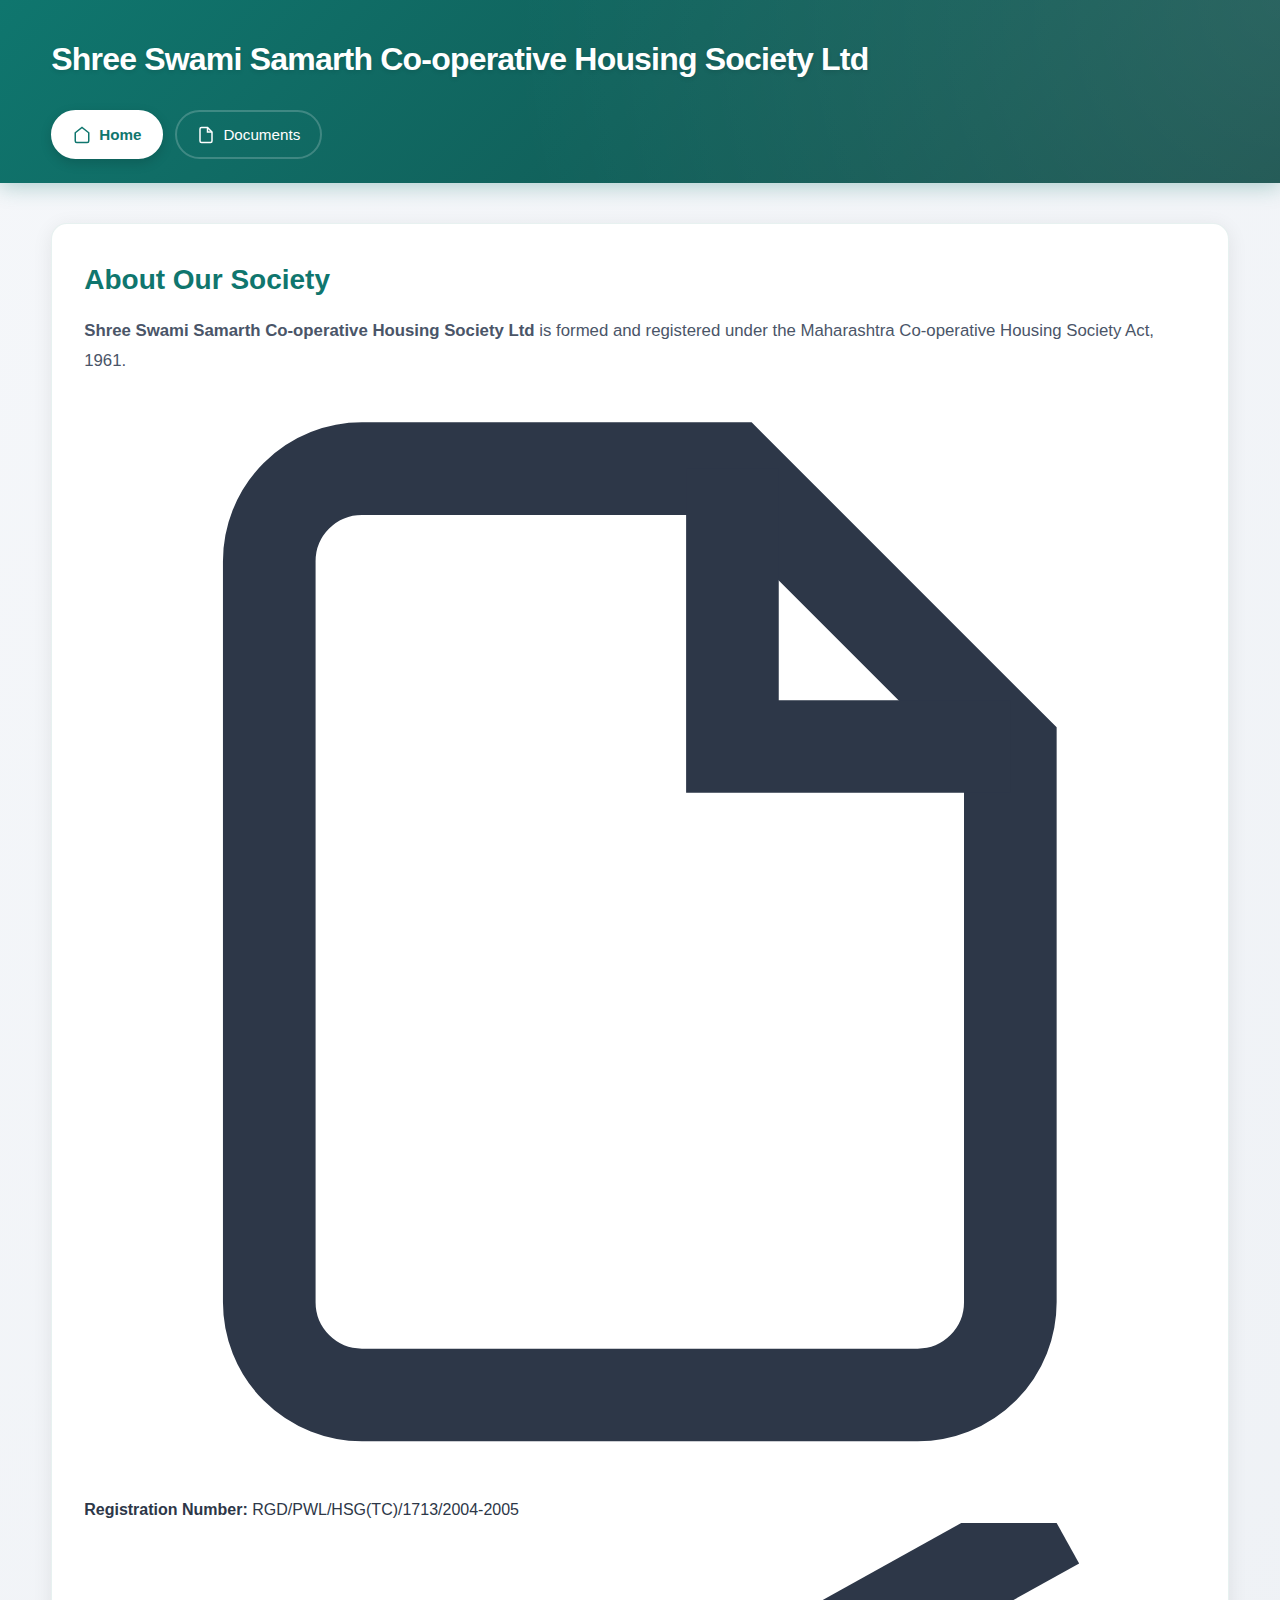
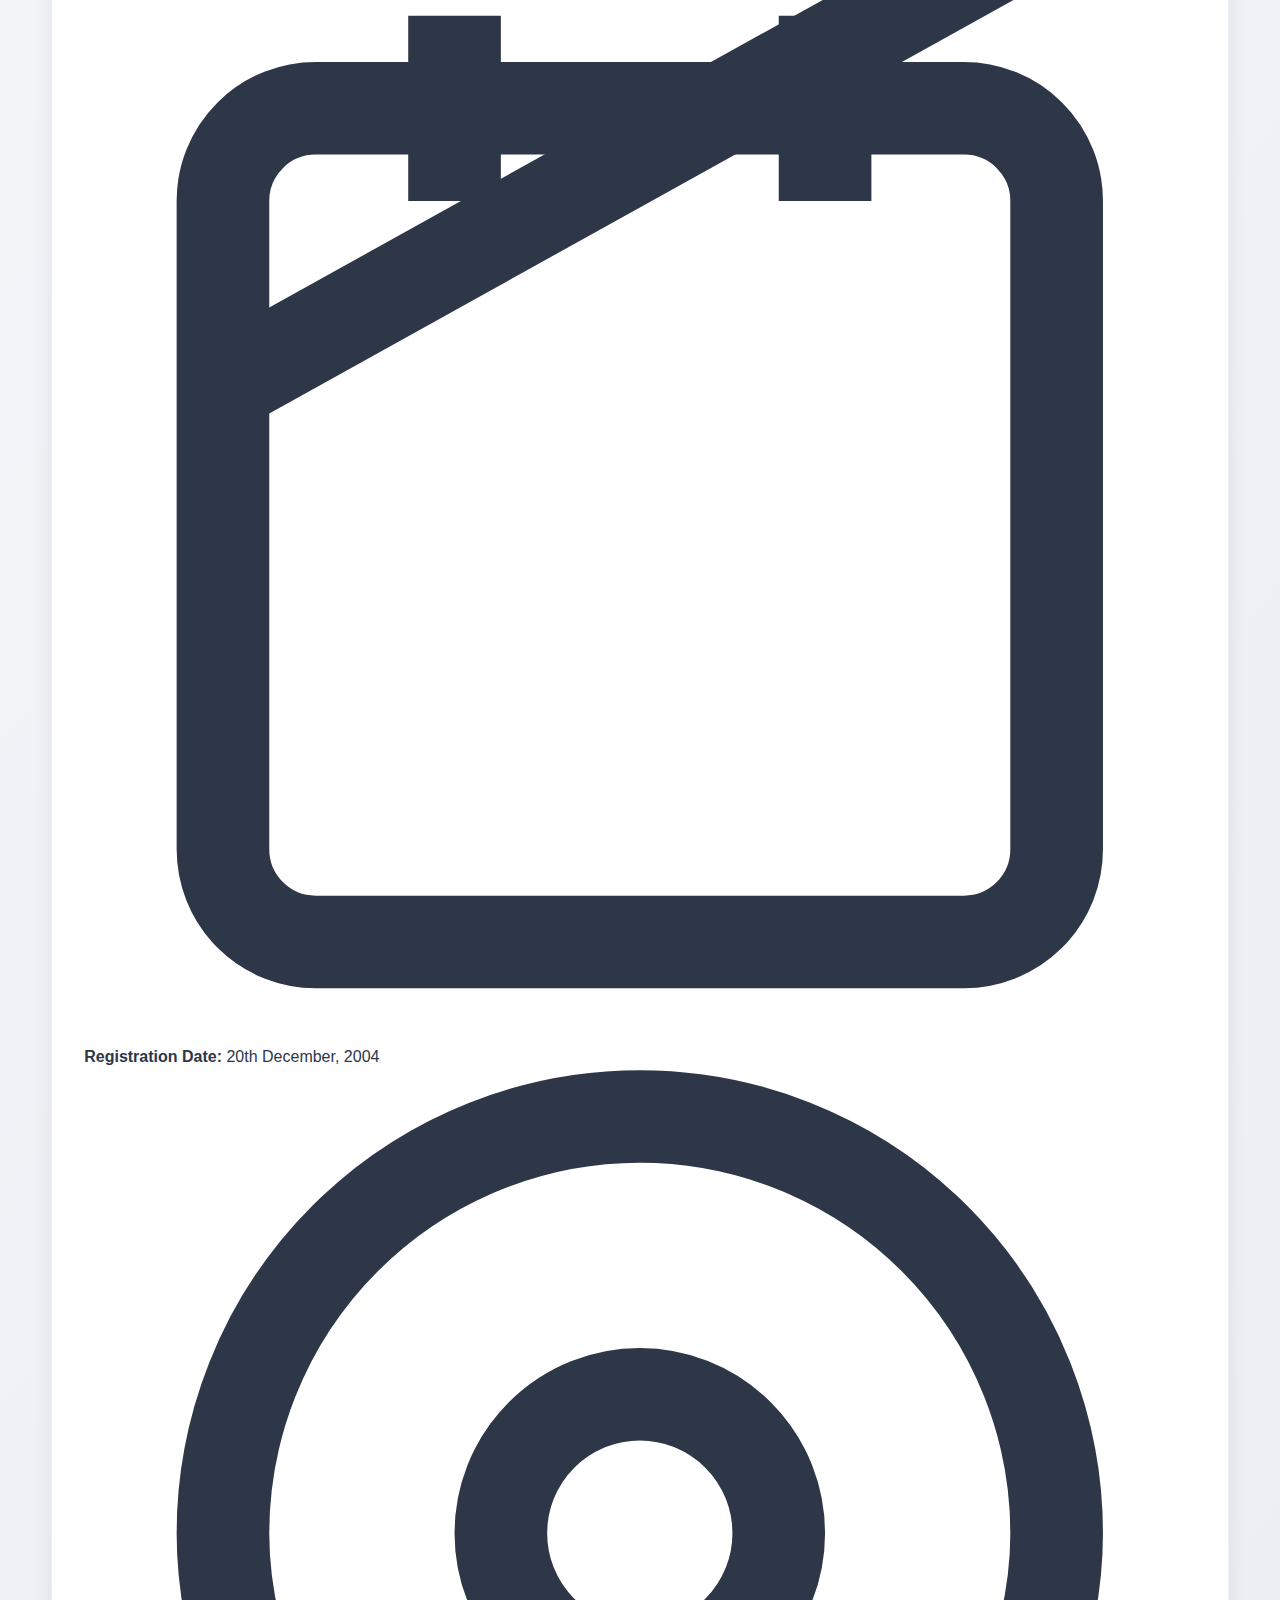
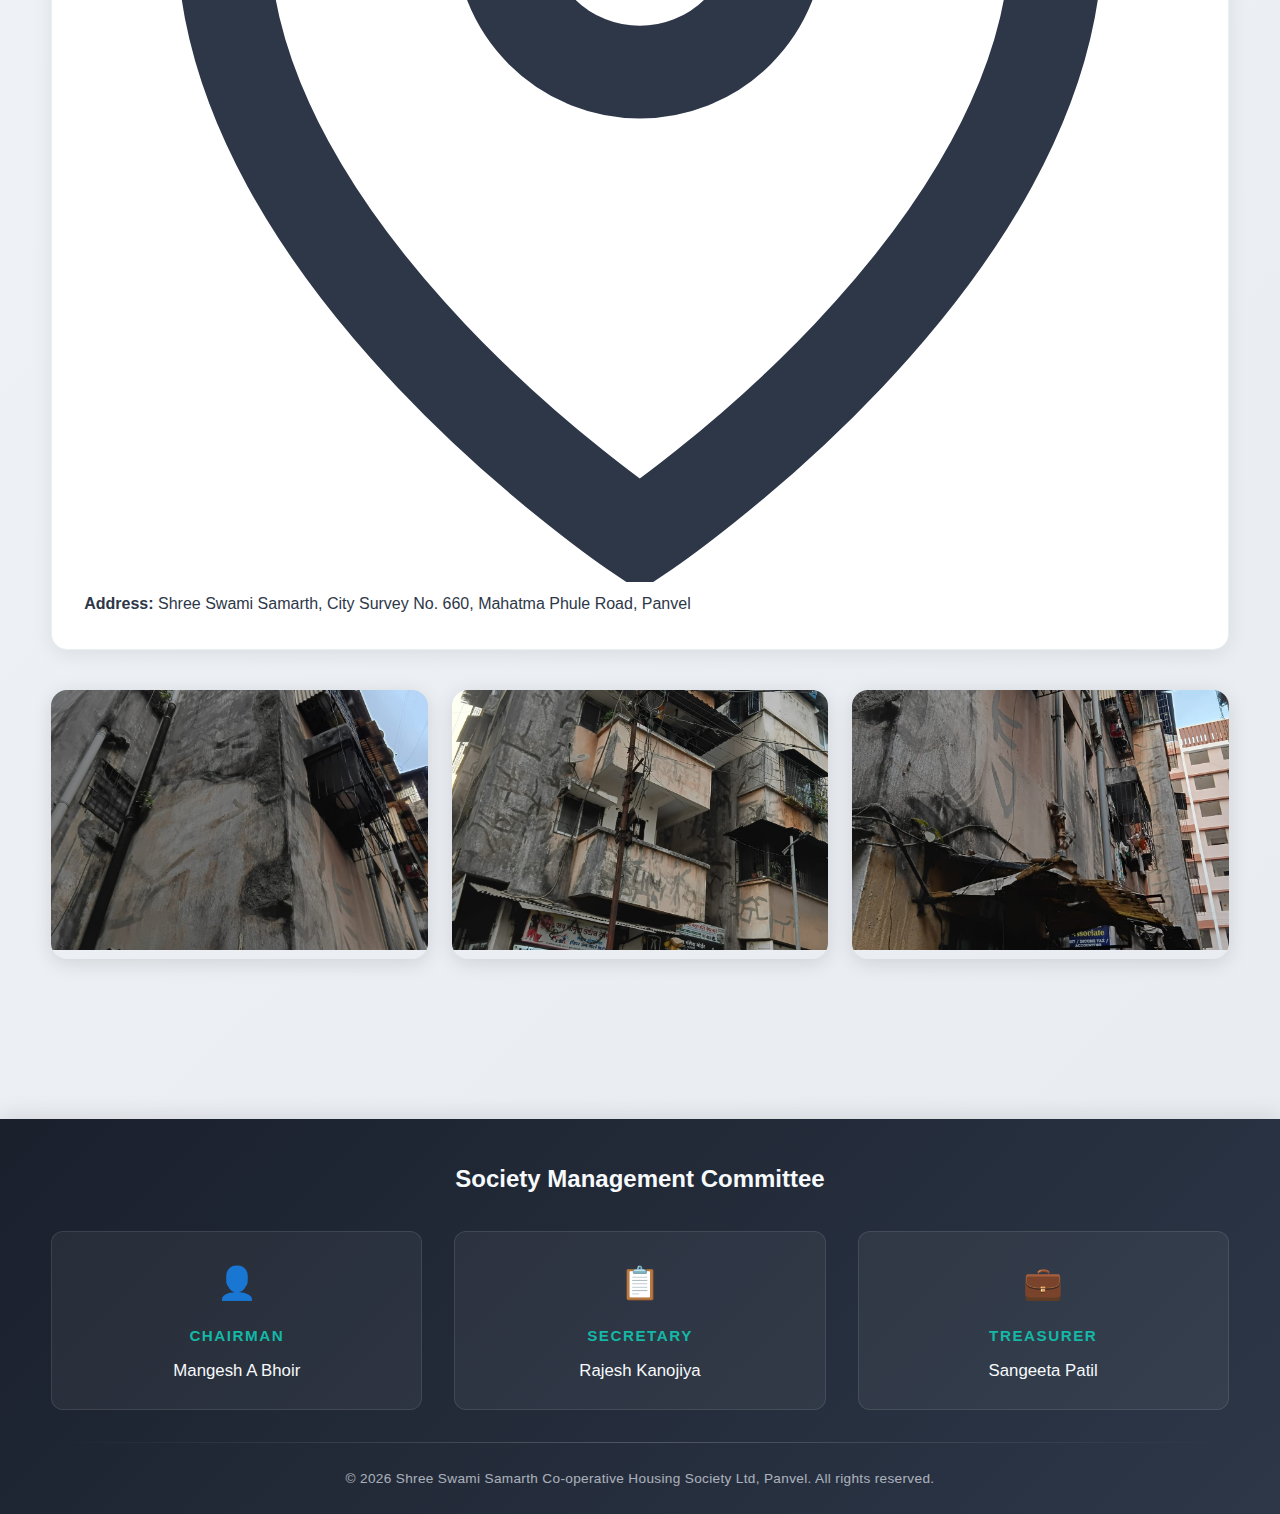
<file: index.html>
<!DOCTYPE html>
<html lang="en">
<head>
  <meta charset="UTF-8" />
  <title>Shree Swami Samarth Co-operative Housing Society Ltd, Panvel</title>
  <meta name="viewport" content="width=device-width, initial-scale=1" />
  <link rel="stylesheet" href="style.css" />
</head>
<body>

  <!-- Header -->
  <header class="site-header">
    <div class="container">
      <div class="header-content">
        <h1 class="society-name">
          Shree Swami Samarth Co-operative Housing Society Ltd
        </h1>
      </div>

      <nav class="nav">
        <a href="index.html" class="active">
          <svg class="nav-icon" viewBox="0 0 24 24" fill="none" stroke="currentColor" stroke-width="2">
            <path d="M3 9l9-7 9 7v11a2 2 0 0 1-2 2H5a2 2 0 0 1-2-2z"></path>
          </svg>
          Home
        </a>
        <a href="documents.html">
          <svg class="nav-icon" viewBox="0 0 24 24" fill="none" stroke="currentColor" stroke-width="2">
            <path d="M14 2H6a2 2 0 0 0-2 2v16a2 2 0 0 0 2 2h12a2 2 0 0 0 2-2V8z"></path>
            <polyline points="14 2 14 8 20 8"></polyline>
          </svg>
          Documents
        </a>
      </nav>
    </div>
  </header>

  <!-- MAIN CONTENT -->
  <main class="container">

    <!-- ABOUT SECTION -->
    <section class="welcome-section">
      <div class="welcome-card">
        <h2>About Our Society</h2>
        <div class="about-content">

          <p><strong>Shree Swami Samarth Co-operative Housing Society Ltd</strong> is formed and registered under the Maharashtra Co-operative Housing Society Act, 1961.</p>

          <div class="registration-info">
            
            <div class="info-item">
              <svg class="info-icon" viewBox="0 0 24 24" fill="none" stroke="currentColor" stroke-width="2">
                <path d="M14 2H6a2 2 0 0 0-2 2v16a2 2 0 0 0 2 2h12a2 2 0 0 0 2-2V8z"></path>
                <polyline points="14 2 14 8 20 8"></polyline>
              </svg>
              <div>
                <strong>Registration Number:</strong>
                <span>RGD/PWL/HSG(TC)/1713/2004-2005</span>
              </div>
            </div>

            <div class="info-item">
              <svg class="info-icon" viewBox="0 0 24 24" fill="none" stroke="currentColor" stroke-width="2">
                <rect x="3" y="4" width="18" height="18" rx="2" ry="2"></rect>
                <line x1="16" y1="2" x2="16" y2="6"></line>
                <line x1="8" y1="2" x2="8" y2="6"></line>
                <line x1="3" y1="10" x2="21" y1="10"></line>
              </svg>
              <div>
                <strong>Registration Date:</strong>
                <span>20th December, 2004</span>
              </div>
            </div>

            <div class="info-item">
              <svg class="info-icon" viewBox="0 0 24 24" fill="none" stroke="currentColor" stroke-width="2">
                <path d="M21 10c0 7-9 13-9 13s-9-6-9-13a9 9 0 0 1 18 0z"></path>
                <circle cx="12" cy="10" r="3"></circle>
              </svg>
              <div>
                <strong>Address:</strong>
                <span>Shree Swami Samarth, City Survey No. 660, Mahatma Phule Road, Panvel</span>
              </div>
            </div>

          </div>

        </div>
      </div>
    </section>

    <!-- GALLERY SECTION -->
    <section class="gallery-section">
     

      <div class="image-grid-gallery">

        <div class="gallery-item">
          <img src="images/image1.jpeg" alt="Building View" />
          <div class="gallery-overlay">
            <span>Building View</span>
          </div>
        </div>

        <div class="gallery-item">
          <img src="images/image2.jpeg" alt="Community Space" />
          <div class="gallery-overlay">
            <span>Community Space</span>
          </div>
        </div>

        <div class="gallery-item">
          <img src="images/image3.jpeg" alt="Exterior View" />
          <div class="gallery-overlay">
            <span>Exterior View</span>
          </div>
        </div>

      </div>
    </section>

  </main>

  <!-- Footer -->
  <footer class="site-footer">
    <div class="container">
      <h3 class="footer-title">Society Management Committee</h3>

      <div class="footer-grid">
        <div class="footer-column">
          <div class="role-icon">👤</div>
          <h4>Chairman</h4>
          <p>Mangesh A Bhoir</p>
        </div>
        <div class="footer-column">
          <div class="role-icon">📋</div>
          <h4>Secretary</h4>
          <p>Rajesh Kanojiya</p>
        </div>
        <div class="footer-column">
          <div class="role-icon">💼</div>
          <h4>Treasurer</h4>
          <p>Sangeeta Patil</p>
        </div>
      </div>

      <div class="footer-divider"></div>

      <p class="copyright">
        &copy; <span id="year"></span> Shree Swami Samarth Co-operative Housing Society Ltd, Panvel. 
        All rights reserved.
      </p>
    </div>
  </footer>

  <!-- Image Modal -->
  <div id="imageModal" class="modal">
    <span class="modal-close">&times;</span>
    <img class="modal-content" id="modalImage">
    <div class="modal-caption" id="modalCaption"></div>
  </div>

  <script>
    document.getElementById("year").textContent = new Date().getFullYear();

    // Image Modal Functionality
    const modal = document.getElementById('imageModal');
    const modalImg = document.getElementById('modalImage');
    const modalCaption = document.getElementById('modalCaption');
    const closeBtn = document.querySelector('.modal-close');

    // Add click event to all gallery images
    document.querySelectorAll('.gallery-item img').forEach(img => {
      img.addEventListener('click', function() {
        modal.style.display = 'flex';
        modalImg.src = this.src;
        modalCaption.textContent = this.alt;
        document.body.style.overflow = 'hidden';
      });
    });

    // Close modal when clicking X
    closeBtn.addEventListener('click', function() {
      modal.style.display = 'none';
      document.body.style.overflow = 'auto';
    });

    // Close modal when clicking outside image
    modal.addEventListener('click', function(e) {
      if (e.target === modal) {
        modal.style.display = 'none';
        document.body.style.overflow = 'auto';
      }
    });

    // Close modal with Escape key
    document.addEventListener('keydown', function(e) {
      if (e.key === 'Escape' && modal.style.display === 'flex') {
        modal.style.display = 'none';
        document.body.style.overflow = 'auto';
      }
    });
  </script>

</body>
</html>
</file>
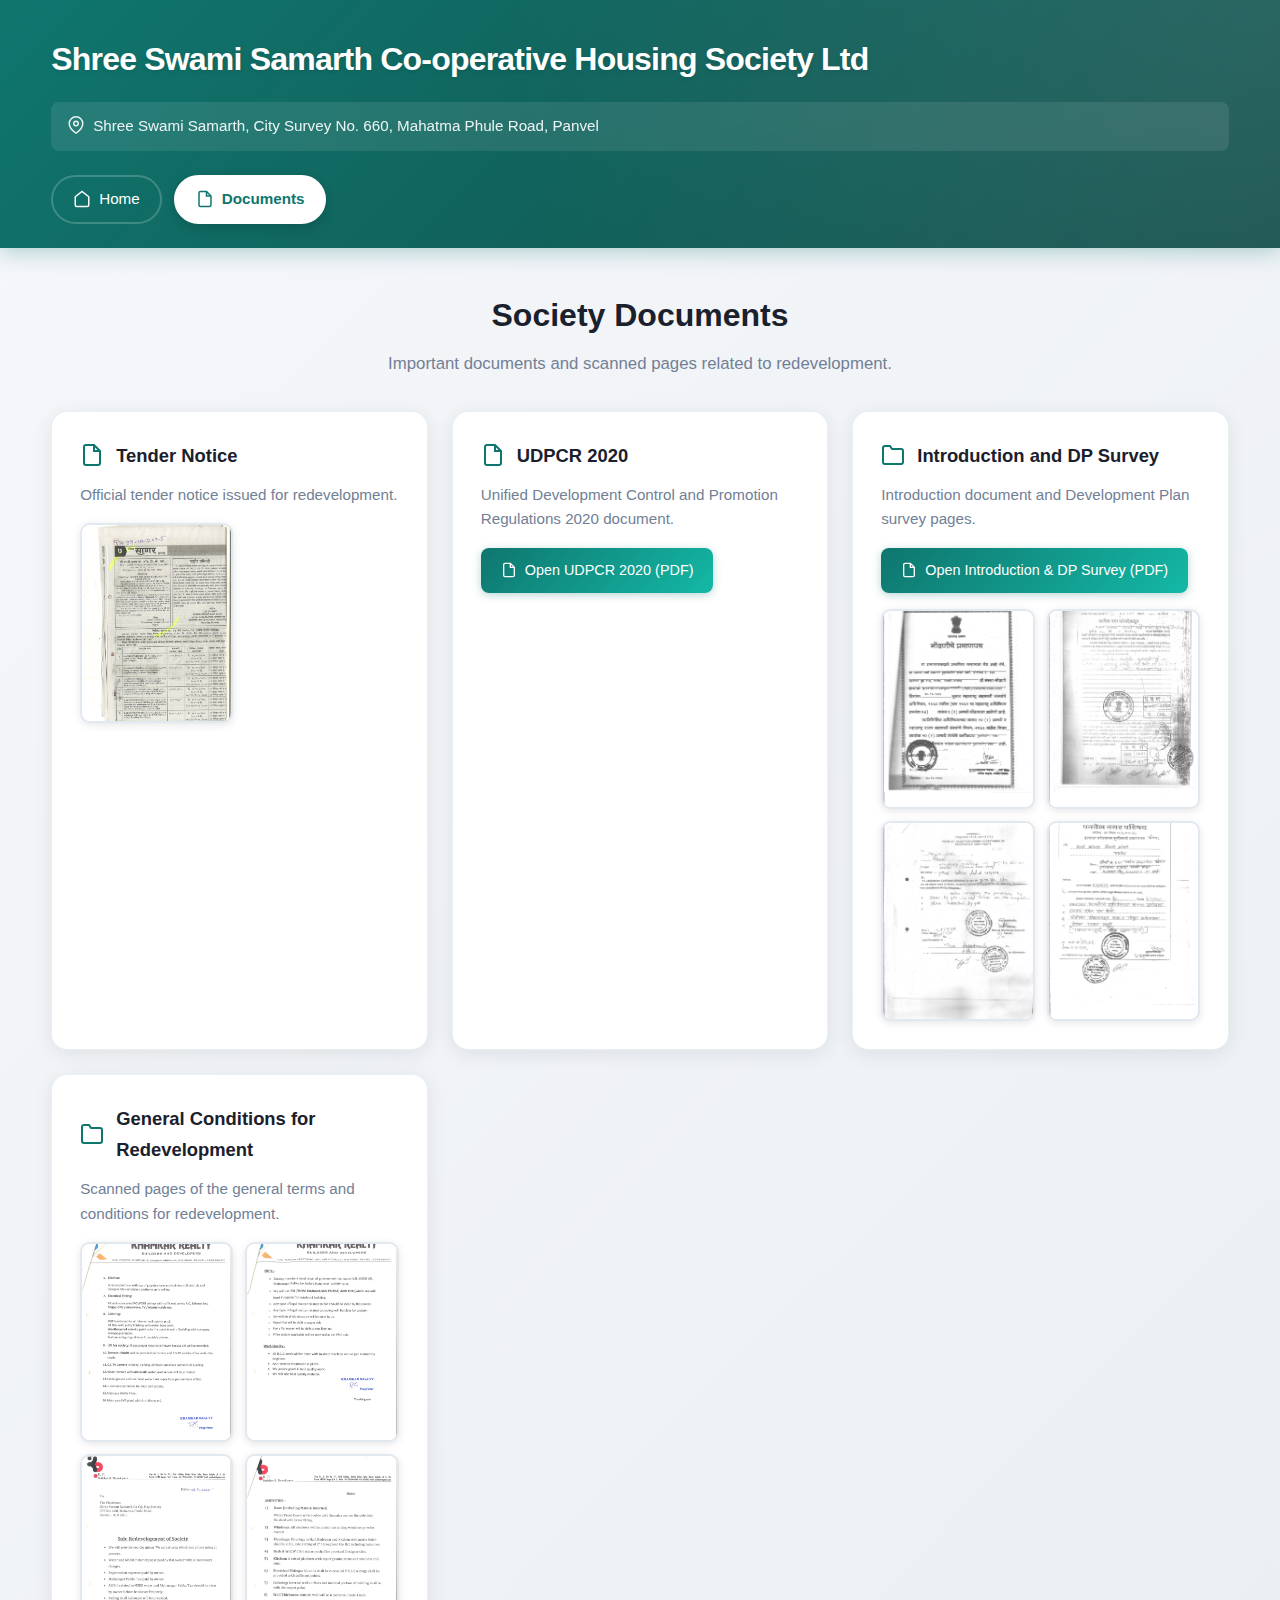
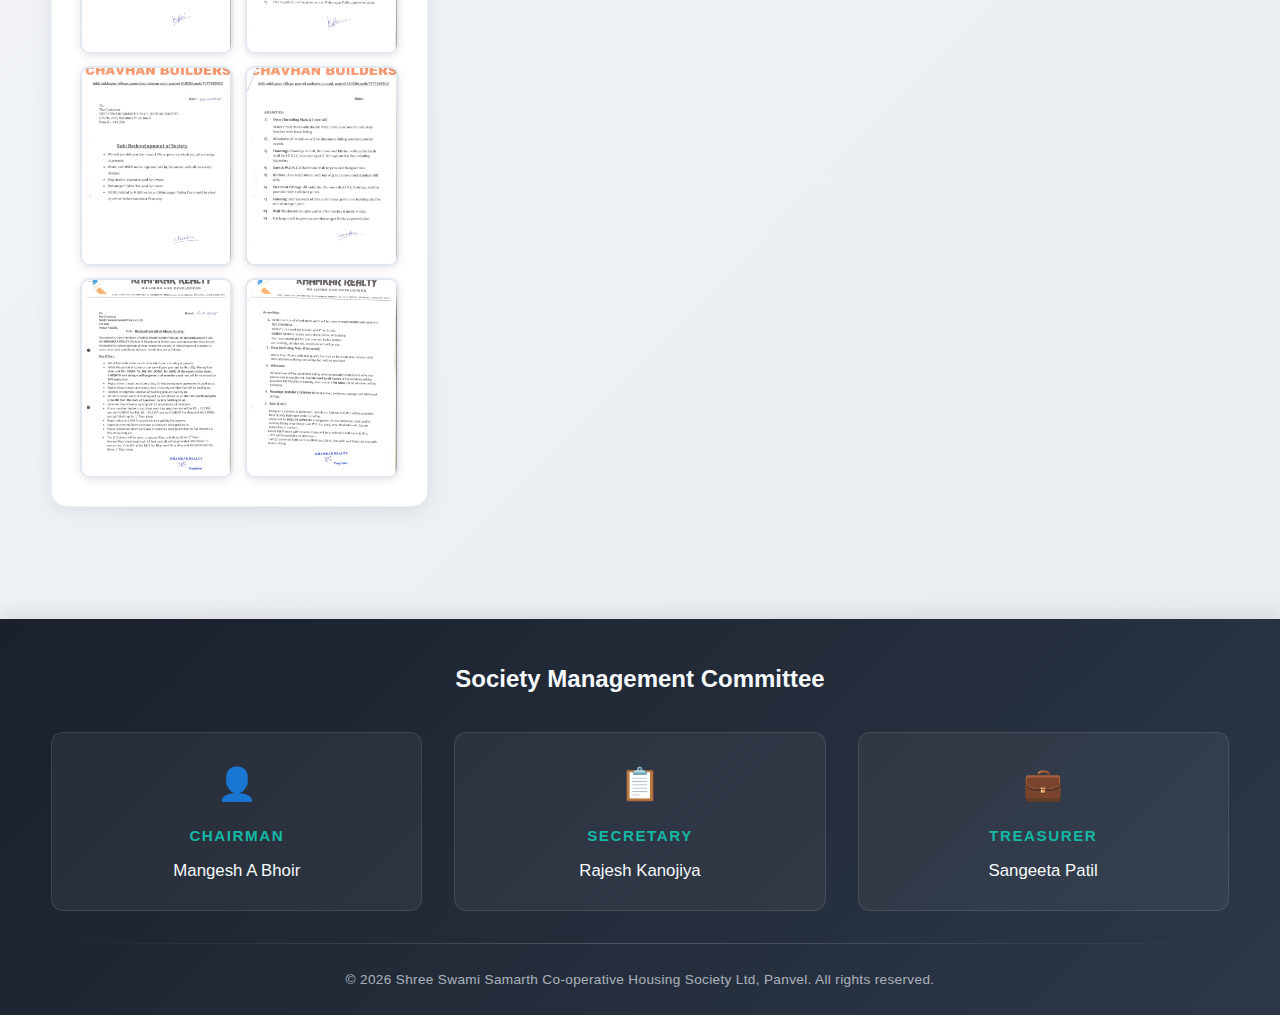
<file: documents.html>
<!DOCTYPE html>
<html lang="en">
<head>
  <meta charset="UTF-8" />
  <title>Documents - Shree Swami Samarth CHS Ltd, Panvel</title>
  <meta name="viewport" content="width=device-width, initial-scale=1" />
  <link rel="stylesheet" href="style.css" />
</head>
<body>

  <!-- Header -->
  <header class="site-header">
    <div class="container">
      <div class="header-content">
        <h1 class="society-name">
          Shree Swami Samarth Co-operative Housing Society Ltd
        </h1>
      </div>

      <p class="society-address">
        <svg class="location-icon" viewBox="0 0 24 24" fill="none" stroke="currentColor" stroke-width="2">
          <path d="M21 10c0 7-9 13-9 13s-9-6-9-13a9 9 0 0 1 18 0z"></path>
          <circle cx="12" cy="10" r="3"></circle>
        </svg>
        Shree Swami Samarth, City Survey No. 660, Mahatma Phule Road, Panvel
      </p>

      <nav class="nav">
        <a href="index.html">
          <svg class="nav-icon" viewBox="0 0 24 24" fill="none" stroke="currentColor" stroke-width="2">
            <path d="M3 9l9-7 9 7v11a2 2 0 0 1-2 2H5a2 2 0 0 1-2-2z"></path>
          </svg>
          Home
        </a>
        <a href="documents.html" class="active">
          <svg class="nav-icon" viewBox="0 0 24 24" fill="none" stroke="currentColor" stroke-width="2">
            <path d="M14 2H6a2 2 0 0 0-2 2v16a2 2 0 0 0 2 2h12a2 2 0 0 0 2-2V8z"></path>
            <polyline points="14 2 14 8 20 8"></polyline>
          </svg>
          Documents
        </a>
      </nav>
    </div>
  </header>

  <!-- MAIN CONTENT -->
  <main class="container">
    <section class="documents">
      <div class="page-header">
        <h2>Society Documents</h2>
        <p class="section-subtitle">
          Important documents and scanned pages related to redevelopment.
        </p>
      </div>

      <div class="folder-grid">

        <!-- Folder 1: Tender Notice -->
        <div class="folder-card">
          <div class="folder-header">
            <svg class="folder-icon" viewBox="0 0 24 24" fill="none" stroke="currentColor" stroke-width="2">
              <path d="M14 2H6a2 2 0 0 0-2 2v16a2 2 0 0 0 2 2h12a2 2 0 0 0 2-2V8z"></path>
              <polyline points="14 2 14 8 20 8"></polyline>
            </svg>
            <h3>Tender Notice</h3>
          </div>
          <p>Official tender notice issued for redevelopment.</p>
          <div class="doc-image-grid">
            <img src="tender-notice/WhatsApp Image 2025-12-02 at 4.38.49 PM.jpeg" alt="Tender Notice">
          </div>
        </div>

        <!-- Folder 2: UDPCR 2020 -->
        <div class="folder-card">
          <div class="folder-header">
            <svg class="folder-icon" viewBox="0 0 24 24" fill="none" stroke="currentColor" stroke-width="2">
              <path d="M14 2H6a2 2 0 0 0-2 2v16a2 2 0 0 0 2 2h12a2 2 0 0 0 2-2V8z"></path>
              <polyline points="14 2 14 8 20 8"></polyline>
            </svg>
            <h3>UDPCR 2020</h3>
          </div>
          <p>Unified Development Control and Promotion Regulations 2020 document.</p>

          <div class="doc-links">
            <a href="udpcr-2020/UDPCR 2020.pdf" target="_blank" class="doc-link">
              <svg class="link-icon" viewBox="0 0 24 24" fill="none" stroke="currentColor" stroke-width="2">
                <path d="M14 2H6a2 2 0 0 0-2 2v16a2 2 0 0 0 2 2h12a2 2 0 0 0 2-2V8z"></path>
                <polyline points="14 2 14 8 20 8"></polyline>
              </svg>
              Open UDPCR 2020 (PDF)
            </a>
          </div>
        </div>

        <!-- Folder 3: Introduction & DP Survey -->
        <div class="folder-card">
          <div class="folder-header">
            <svg class="folder-icon" viewBox="0 0 24 24" fill="none" stroke="currentColor" stroke-width="2">
              <path d="M22 19a2 2 0 0 1-2 2H4a2 2 0 0 1-2-2V5a2 2 0 0 1 2-2h5l2 3h9a2 2 0 0 1 2 2z"></path>
            </svg>
            <h3>Introduction and DP Survey</h3>
          </div>

          <p>Introduction document and Development Plan survey pages.</p>

          <div class="doc-links">
            <a href="introduction-dp-survey/INTRODUCTION AND D P SURVEY..pdf" target="_blank" class="doc-link">
              <svg class="link-icon" viewBox="0 0 24 24" fill="none" stroke="currentColor" stroke-width="2">
                <path d="M14 2H6a2 2 0 0 0-2 2v16a2 2 0 0 0 2 2h12a2 2 0 0 0 2-2V8z"></path>
                <polyline points="14 2 14 8 20 8"></polyline>
              </svg>
              Open Introduction & DP Survey (PDF)
            </a>
          </div>

          <div class="doc-image-grid">
            <img src="introduction-dp-survey/20251129130241_00001.jpg" alt="Introduction & DP Survey Page 1">
            <img src="introduction-dp-survey/20251129130241_00002.jpg" alt="Introduction & DP Survey Page 2">
            <img src="introduction-dp-survey/20251129130241_00003.jpg" alt="Introduction & DP Survey Page 3">
            <img src="introduction-dp-survey/20251129130241_00004.jpg" alt="Introduction & DP Survey Page 4">
          </div>
        </div>

        <!-- Folder 4: General Conditions -->
        <div class="folder-card">
          <div class="folder-header">
            <svg class="folder-icon" viewBox="0 0 24 24" fill="none" stroke="currentColor" stroke-width="2">
              <path d="M22 19a2 2 0 0 1-2 2H4a2 2 0 0 1-2-2V5a2 2 0 0 1 2-2h5l2 3h9a2 2 0 0 1 2 2z"></path>
            </svg>
            <h3>General Conditions for Redevelopment</h3>
          </div>

          <p>Scanned pages of the general terms and conditions for redevelopment.</p>

          <div class="doc-image-grid">
            <img src="general-conditions-redevelopment/WhatsApp Image 2025-11-29 at 5.36.43 PM (1).jpeg" alt="General Conditions Page 1">
            <img src="general-conditions-redevelopment/WhatsApp Image 2025-11-29 at 5.36.43 PM (2).jpeg" alt="General Conditions Page 2">
            <img src="general-conditions-redevelopment/WhatsApp Image 2025-11-29 at 5.36.43 PM (3).jpeg" alt="General Conditions Page 3">
            <img src="general-conditions-redevelopment/WhatsApp Image 2025-11-29 at 5.36.43 PM (4).jpeg" alt="General Conditions Page 4">
            <img src="general-conditions-redevelopment/WhatsApp Image 2025-11-29 at 5.36.43 PM (5).jpeg" alt="General Conditions Page 5">
            <img src="general-conditions-redevelopment/WhatsApp Image 2025-11-29 at 5.36.43 PM (6).jpeg" alt="General Conditions Page 6">
            <img src="general-conditions-redevelopment/WhatsApp Image 2025-11-29 at 5.36.43 PM (7).jpeg" alt="General Conditions Page 7">
            <img src="general-conditions-redevelopment/WhatsApp Image 2025-11-29 at 5.36.43 PM.jpeg" alt="General Conditions Page 8">
          </div>
        </div>

      </div>
    </section>
  </main>

  <!-- Footer -->
  <footer class="site-footer">
    <div class="container">
      <h3 class="footer-title">Society Management Committee</h3>

      <div class="footer-grid">
        <div class="footer-column">
          <div class="role-icon">👤</div>
          <h4>Chairman</h4>
          <p>Mangesh A Bhoir</p>
        </div>
        <div class="footer-column">
          <div class="role-icon">📋</div>
          <h4>Secretary</h4>
          <p>Rajesh Kanojiya</p>
        </div>
        <div class="footer-column">
          <div class="role-icon">💼</div>
          <h4>Treasurer</h4>
          <p>Sangeeta Patil</p>
        </div>
      </div>

      <div class="footer-divider"></div>

      <p class="copyright">
        &copy; <span id="year"></span> Shree Swami Samarth  Co-operative Housing Society Ltd, Panvel. All rights reserved.
      </p>
    </div>
  </footer>

  <!-- Image Modal -->
  <div id="imageModal" class="modal">
    <span class="modal-close">&times;</span>
    <img class="modal-content" id="modalImage">
    <div class="modal-caption" id="modalCaption"></div>
  </div>

  <script>
    document.getElementById("year").textContent = new Date().getFullYear();

    // Modal handling
    const modal = document.getElementById('imageModal');
    const modalImg = document.getElementById('modalImage');
    const modalCaption = document.getElementById('modalCaption');
    const closeBtn = document.querySelector('.modal-close');

    document.querySelectorAll('.doc-image-grid img').forEach(img => {
      img.addEventListener('click', function() {
        modal.style.display = 'flex';
        modalImg.src = this.src;
        modalCaption.textContent = this.alt;
        document.body.style.overflow = 'hidden';
      });
    });

    closeBtn.addEventListener('click', function() {
      modal.style.display = 'none';
      document.body.style.overflow = 'auto';
    });

    modal.addEventListener('click', function(e) {
      if (e.target === modal) {
        modal.style.display = 'none';
        document.body.style.overflow = 'auto';
      }
    });

    document.addEventListener('keydown', function(e) {
      if (e.key === 'Escape') {
        modal.style.display = 'none';
        document.body.style.overflow = 'auto';
      }
    });
  </script>

</body>
</html>
</file>
<file: style.css>
/* ========== GENERAL RESET & BASE ========== */
* {
  box-sizing: border-box;
  margin: 0;
  padding: 0;
}

body {
  font-family: 'Inter', -apple-system, BlinkMacSystemFont, "Segoe UI", Roboto, sans-serif;
  line-height: 1.7;
  background: linear-gradient(135deg, #f5f7fa 0%, #e8ecf1 100%);
  color: #2d3748;
  min-height: 100vh;
}

/* ========== LAYOUT HELPERS ========== */
.container {
  width: 92%;
  max-width: 1200px;
  margin: 0 auto;
}

/* ========== HEADER ========== */
.site-header {
  background: linear-gradient(135deg, #0f766e 0%, #134e4a 100%);
  color: white;
  padding: 2rem 0 1.5rem;
  margin-bottom: 2.5rem;
  box-shadow: 0 4px 20px rgba(15, 118, 110, 0.3);
  position: relative;
  overflow: hidden;
}

.site-header::before {
  content: '';
  position: absolute;
  top: 0;
  left: 0;
  right: 0;
  bottom: 0;
  background: radial-gradient(circle at top right, rgba(255,255,255,0.1) 0%, transparent 60%);
  pointer-events: none;
}

.header-content {
  position: relative;
  z-index: 1;
}

.society-name {
  font-size: 2rem;
  font-weight: 700;
  letter-spacing: -0.025em;
  margin-bottom: 0.5rem;
  text-shadow: 0 2px 4px rgba(0,0,0,0.1);
}

.society-tagline {
  font-size: 1rem;
  opacity: 0.95;
  font-weight: 300;
  letter-spacing: 0.025em;
  margin-bottom: 0.75rem;
}

.society-address {
  font-size: 0.95rem;
  opacity: 0.92;
  margin-top: 1rem;
  padding: 0.75rem 1rem;
  background: rgba(255, 255, 255, 0.1);
  border-radius: 8px;
  backdrop-filter: blur(10px);
  display: flex;
  align-items: flex-start;
  gap: 0.5rem;
  line-height: 1.6;
}

.location-icon {
  width: 18px;
  height: 18px;
  flex-shrink: 0;
  margin-top: 2px;
}

/* ========== NAVIGATION ========== */
.nav {
  margin-top: 1.5rem;
  display: flex;
  gap: 0.75rem;
  flex-wrap: wrap;
}

.nav a {
  display: inline-flex;
  align-items: center;
  gap: 0.5rem;
  padding: 0.6rem 1.25rem;
  border-radius: 50px;
  text-decoration: none;
  color: white;
  font-size: 0.95rem;
  font-weight: 500;
  border: 2px solid rgba(255, 255, 255, 0.2);
  transition: all 0.3s cubic-bezier(0.4, 0, 0.2, 1);
  position: relative;
  overflow: hidden;
}

.nav a::before {
  content: '';
  position: absolute;
  top: 0;
  left: -100%;
  width: 100%;
  height: 100%;
  background: rgba(255, 255, 255, 0.15);
  transition: left 0.3s ease;
}

.nav a:hover::before {
  left: 0;
}

.nav a:hover {
  transform: translateY(-2px);
  box-shadow: 0 4px 12px rgba(0, 0, 0, 0.15);
}

.nav a.active {
  background-color: white;
  color: #0f766e;
  border-color: white;
  font-weight: 600;
  box-shadow: 0 4px 12px rgba(0, 0, 0, 0.15);
}

.nav-icon {
  width: 18px;
  height: 18px;
}

/* ========== MAIN SECTIONS ========== */
main {
  padding-bottom: 3rem;
  animation: fadeIn 0.6s ease-out;
}

@keyframes fadeIn {
  from {
    opacity: 0;
    transform: translateY(20px);
  }
  to {
    opacity: 1;
    transform: translateY(0);
  }
}

/* ========== WELCOME SECTION ========== */
.welcome-section {
  margin-bottom: 2.5rem;
}

.welcome-card {
  background: white;
  padding: 2rem;
  border-radius: 16px;
  box-shadow: 0 4px 20px rgba(0, 0, 0, 0.08);
  border: 1px solid rgba(15, 118, 110, 0.1);
}

.welcome-card h2 {
  color: #0f766e;
  font-size: 1.75rem;
  margin-bottom: 0.75rem;
  font-weight: 700;
}

.welcome-card p {
  color: #4a5568;
  font-size: 1.05rem;
  line-height: 1.8;
}

/* ========== GALLERY SECTION ========== */
.gallery-section {
  margin-top: 2rem;
}

.section-title {
  font-size: 1.75rem;
  font-weight: 700;
  color: #1a202c;
  margin-bottom: 1.5rem;
  position: relative;
  padding-bottom: 0.75rem;
}

.section-title::after {
  content: '';
  position: absolute;
  bottom: 0;
  left: 0;
  width: 60px;
  height: 4px;
  background: linear-gradient(90deg, #0f766e, #14b8a6);
  border-radius: 2px;
}

.image-grid-gallery {
  display: grid;
  grid-template-columns: repeat(auto-fit, minmax(280px, 1fr));
  gap: 1.5rem;
  margin: 2rem 0 3rem 0;
}

.gallery-item {
  position: relative;
  overflow: hidden;
  border-radius: 16px;
  box-shadow: 0 4px 20px rgba(0, 0, 0, 0.12);
  transition: all 0.4s cubic-bezier(0.4, 0, 0.2, 1);
  cursor: pointer;
}

.gallery-item::before {
  content: '';
  position: absolute;
  top: 0;
  left: 0;
  right: 0;
  bottom: 0;
  background: linear-gradient(135deg, rgba(15, 118, 110, 0.4), rgba(20, 184, 166, 0.4));
  opacity: 0;
  transition: opacity 0.4s ease;
  z-index: 1;
}

.gallery-item:hover::before {
  opacity: 1;
}

.gallery-item img {
  width: 100%;
  height: 260px;
  object-fit: cover;
  transition: transform 0.4s ease;
}

.gallery-item:hover img {
  transform: scale(1.1);
}

.gallery-item:hover {
  transform: translateY(-8px);
  box-shadow: 0 12px 32px rgba(0, 0, 0, 0.2);
}

.gallery-overlay {
  position: absolute;
  bottom: 0;
  left: 0;
  right: 0;
  background: linear-gradient(to top, rgba(0,0,0,0.8), transparent);
  padding: 1.5rem 1rem 1rem;
  transform: translateY(100%);
  transition: transform 0.4s ease;
  z-index: 2;
}

.gallery-item:hover .gallery-overlay {
  transform: translateY(0);
}

.gallery-overlay span {
  color: white;
  font-size: 1rem;
  font-weight: 600;
  letter-spacing: 0.025em;
}

/* ========== DOCUMENTS PAGE ========== */
.documents {
  margin-top: 1rem;
}

.page-header {
  margin-bottom: 2rem;
  text-align: center;
}

.page-header h2 {
  font-size: 2rem;
  font-weight: 700;
  color: #1a202c;
  margin-bottom: 0.5rem;
}

.section-subtitle {
  font-size: 1.05rem;
  color: #718096;
  max-width: 600px;
  margin: 0 auto;
}

.folder-grid {
  display: grid;
  grid-template-columns: repeat(auto-fit, minmax(300px, 1fr));
  gap: 1.5rem;
  margin-top: 2rem;
}

.folder-card {
  background: white;
  border-radius: 16px;
  padding: 1.75rem;
  box-shadow: 0 4px 20px rgba(0, 0, 0, 0.08);
  border: 1px solid rgba(15, 118, 110, 0.1);
  transition: all 0.3s ease;
  position: relative;
  overflow: hidden;
}

.folder-card::before {
  content: '';
  position: absolute;
  top: 0;
  left: 0;
  width: 4px;
  height: 100%;
  background: linear-gradient(180deg, #0f766e, #14b8a6);
  transform: scaleY(0);
  transition: transform 0.3s ease;
}

.folder-card:hover::before {
  transform: scaleY(1);
}

.folder-card:hover {
  transform: translateY(-4px);
  box-shadow: 0 12px 32px rgba(0, 0, 0, 0.12);
}

.folder-header {
  display: flex;
  align-items: center;
  gap: 0.75rem;
  margin-bottom: 0.75rem;
}

.folder-icon {
  width: 24px;
  height: 24px;
  color: #0f766e;
  flex-shrink: 0;
}

.folder-card h3 {
  font-size: 1.15rem;
  font-weight: 700;
  color: #1a202c;
  margin: 0;
}

.folder-card p {
  font-size: 0.95rem;
  color: #718096;
  margin-bottom: 1rem;
  line-height: 1.6;
}

.doc-links {
  margin: 1rem 0;
}

.doc-link {
  display: inline-flex;
  align-items: center;
  gap: 0.5rem;
  padding: 0.65rem 1.25rem;
  background: linear-gradient(135deg, #0f766e, #14b8a6);
  color: white;
  text-decoration: none;
  border-radius: 8px;
  font-size: 0.9rem;
  font-weight: 500;
  transition: all 0.3s ease;
  box-shadow: 0 2px 8px rgba(15, 118, 110, 0.3);
}

.doc-link:hover {
  transform: translateY(-2px);
  box-shadow: 0 4px 16px rgba(15, 118, 110, 0.4);
}

.link-icon {
  width: 16px;
  height: 16px;
}

.doc-image-grid {
  display: grid;
  grid-template-columns: repeat(auto-fill, minmax(150px, 1fr));
  gap: 12px;
  margin-top: 1rem;
}

.doc-image-grid img {
  width: 100%;
  height: 200px;
  object-fit: cover;
  background: #f7fafc;
  border-radius: 10px;
  box-shadow: 0 2px 8px rgba(0, 0, 0, 0.1);
  border: 2px solid #e2e8f0;
  transition: all 0.3s ease;
  cursor: pointer;
}

.doc-image-grid img:hover {
  transform: scale(1.05);
  box-shadow: 0 4px 16px rgba(0, 0, 0, 0.15);
  border-color: #0f766e;
}

/* ========== FOOTER ========== */
.site-footer {
  background: linear-gradient(135deg, #1a202c 0%, #2d3748 100%);
  color: #e2e8f0;
  padding: 2.5rem 0 1.5rem;
  margin-top: 4rem;
  box-shadow: 0 -4px 20px rgba(0, 0, 0, 0.1);
}

.footer-title {
  text-align: center;
  font-size: 1.5rem;
  font-weight: 700;
  margin-bottom: 2rem;
  color: #f7fafc;
}

.footer-grid {
  display: grid;
  grid-template-columns: repeat(auto-fit, minmax(200px, 1fr));
  gap: 2rem;
  margin-bottom: 2rem;
}

.footer-column {
  text-align: center;
  padding: 1.5rem;
  background: rgba(255, 255, 255, 0.05);
  border-radius: 12px;
  border: 1px solid rgba(255, 255, 255, 0.1);
  transition: all 0.3s ease;
}

.footer-column:hover {
  background: rgba(255, 255, 255, 0.08);
  transform: translateY(-4px);
}

.role-icon {
  font-size: 2rem;
  margin-bottom: 0.75rem;
}

.footer-column h4 {
  font-size: 0.95rem;
  text-transform: uppercase;
  letter-spacing: 0.1em;
  margin-bottom: 0.5rem;
  font-weight: 600;
  color: #14b8a6;
}

.footer-column p {
  font-size: 1.05rem;
  color: #f7fafc;
  font-weight: 500;
}

.footer-divider {
  height: 1px;
  background: linear-gradient(90deg, transparent, rgba(255,255,255,0.2), transparent);
  margin: 2rem 0 1.5rem;
}

.copyright {
  text-align: center;
  font-size: 0.85rem;
  opacity: 0.7;
  letter-spacing: 0.025em;
}

/* ========== RESPONSIVE DESIGN ========== */
@media (max-width: 768px) {
  .society-name {
    font-size: 1.5rem;
  }

  .society-tagline {
    font-size: 0.9rem;
  }

  .nav {
    flex-direction: column;
  }

  .nav a {
    justify-content: center;
  }

  .welcome-card {
    padding: 1.5rem;
  }

  .welcome-card h2 {
    font-size: 1.5rem;
  }

  .section-title {
    font-size: 1.5rem;
  }

  .image-grid-gallery {
    grid-template-columns: 1fr;
  }

  .folder-grid {
    grid-template-columns: 1fr;
  }

  .footer-grid {
    grid-template-columns: 1fr;
    gap: 1rem;
  }
}

@media (max-width: 480px) {
  .society-name {
    font-size: 1.25rem;
  }

  .society-address {
    font-size: 0.85rem;
  }

  .page-header h2 {
    font-size: 1.5rem;
  }

  .doc-image-grid {
    grid-template-columns: 1fr;
  }
}

/* ========== IMAGE MODAL ========== */
.modal {
  display: none;
  position: fixed;
  z-index: 9999;
  left: 0;
  top: 0;
  width: 100%;
  height: 100%;
  background-color: rgba(0, 0, 0, 0.95);
  align-items: center;
  justify-content: center;
  animation: fadeIn 0.3s ease;
}

.modal-content {
  max-width: 95%;
  max-height: 90vh;
  object-fit: contain;
  border-radius: 8px;
  box-shadow: 0 8px 32px rgba(0, 0, 0, 0.5);
  animation: zoomIn 0.3s ease;
}

@keyframes zoomIn {
  from {
    transform: scale(0.8);
    opacity: 0;
  }
  to {
    transform: scale(1);
    opacity: 1;
  }
}

.modal-close {
  position: absolute;
  top: 20px;
  right: 40px;
  color: white;
  font-size: 48px;
  font-weight: 300;
  cursor: pointer;
  transition: all 0.3s ease;
  z-index: 10000;
  width: 50px;
  height: 50px;
  display: flex;
  align-items: center;
  justify-content: center;
  background: rgba(255, 255, 255, 0.1);
  border-radius: 50%;
  backdrop-filter: blur(10px);
}

.modal-close:hover {
  background: rgba(255, 255, 255, 0.2);
  transform: rotate(90deg);
}

.modal-caption {
  position: absolute;
  bottom: 30px;
  left: 50%;
  transform: translateX(-50%);
  color: white;
  font-size: 1rem;
  text-align: center;
  padding: 0.75rem 1.5rem;
  background: rgba(0, 0, 0, 0.7);
  border-radius: 8px;
  backdrop-filter: blur(10px);
  max-width: 90%;
}

@media (max-width: 768px) {
  .modal-close {
    top: 10px;
    right: 20px;
    font-size: 40px;
    width: 45px;
    height: 45px;
  }

  .modal-content {
    max-width: 98%;
    max-height: 85vh;
  }

  .modal-caption {
    font-size: 0.9rem;
    bottom: 20px;
    padding: 0.5rem 1rem;
  }
}
</file>
